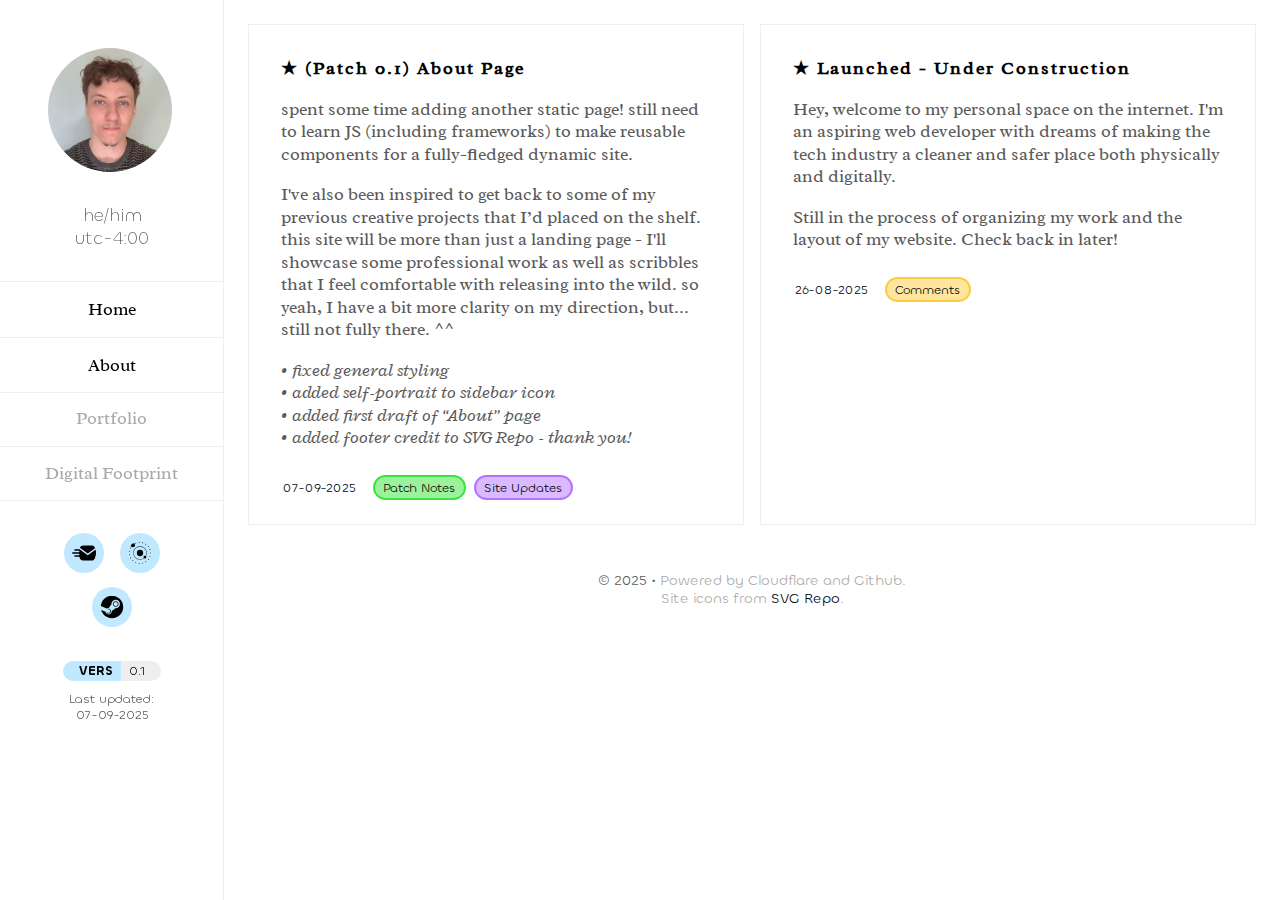
<file: index.html>
<!DOCTYPE html>
<html lang="en">

<head>

  <title>Geo's Webspace - Home</title>

  <meta charset="UTF-8">
  <meta name="viewport" content="width=device-width, initial-scale=1.0">

  <link rel="stylesheet" href="/styles/main.css">
  <link rel="icon" type="image/png" href="/assets/favicon/favicon-96x96.png" sizes="96x96">
  <link rel="icon" type="image/svg+xml" href="/">
  <link rel="shortcut icon" href="/assets/favicon/favicon.ico">
  <link rel="apple-touch-icon" sizes="180x180" href="/assets/favicon/apple-touch-icon.png">
  <link rel="manifest" href="/assets/favicon/site.webmanifest">

  <meta name="description" content="this is a personal site for Geo Von Griffin">
  <meta property="og:title" content="Geo's Webspace">
  <meta property="og:description" content="this is a personal site!">
  <meta property="og:image" content="">
  <meta property="og:type" content="website">
  <meta property="og:url" content="https://www.geovongriffin.com">

  <meta name="apple-mobile-web-app-title" content="Geo's Webspace">  
  <meta name="twitter:card" content="">
  <meta name="theme-color" content="#FFF">
  <meta name="theme-color" content="#000" media="(prefers-color-scheme: dark)">
  <meta name="theme-color" content="#FFF" media="(prefers-color-scheme: light)">

  <!-- GoogleFonts API -->
  <link rel="preconnect" href="https://fonts.googleapis.com">
  <link rel="preconnect" href="https://fonts.gstatic.com" crossorigin>
  <link href="https://fonts.googleapis.com/css2?family=Radley:ital@0;1&display=swap" rel="stylesheet">

</head>

<body> 
  
  <div class="page-flex">

<!--
  <header class="page-header"></header>
  <img src="/assets/banner-sample.png" style="width: inherit; height: inherit;">  
-->

    <aside id="sidebar">
      <a href="/" class="site-link">
      <img src="/assets/geo_portrait.png" class="site-icon"></a>
      <p class="tagline">he/him<br>utc-4:00<br></p>
      <nav>
        <a href="/" class="nav-link">Home</a>
        <a href="/about.html" class="nav-link">About</a>
        <div class="ds">Portfolio</div>
        <div class="ds">Digital Footprint</div>
      </nav>

<!--
  <a href="/" class="nav-link">Link</a>
  <a href="/" class="nav-link">Link</a>
-->

      <div class="social-icons">
        <a href="mailto:geo@mydijo.com" target="_blank">
          <img src="/assets/email-envelope-letter-message-fast-svgrepo-com.svg"></a>
        <a href="https://cosmos.so/gliff" target="_blank">
          <img src="/assets/cosmos-space-gravity-planet-svgrepo-com.svg"></a>
        <a href="https://steamcommunity.com/profiles/76561198103508672/" target="_blank">
          <img src="/assets/steam-svgrepo-com.svg"></a>
      </div>

      <div id="version-ctrl">
        <a href="/" class="patch">VERS</a>
        <a href="https://github.com/geovongriffin/geovongriffin" class="repo" target="_blank">0.1</a>
        <p>Last updated:<br>07-09-2025</p>
      </div>
    </aside>

    <main id="content">
      <div class="feed">
        <div class="post">
          <h4>&#9733; (Patch 0.1) About Page</h4>
          <p>spent some time adding another static page! still need to learn JS (including frameworks) to make reusable components for a fully-fledged dynamic site.</p>
          <p>I've also been inspired to get back to some of my previous creative projects that I&rsquo;d placed on the shelf. this site will be more than just a landing page - I'll showcase some professional work as well as scribbles that I feel comfortable with releasing into the wild. so yeah, I have a bit more clarity on my direction, but... still not fully there. ^^</p>
          <p><span style="font-style: italic;">&bullet; fixed general styling<br>
          &bullet; added self-portrait to sidebar icon<br>
          &bullet; added first draft of &ldquo;About&rdquo; page<br>
          &bullet; added footer credit to SVG Repo - thank you!
          </span></p>
          <div class="post-meta">
            <div class="post-tag cl">07-09-2025</div>
            <div class="post-tag gr">Patch Notes</div>
            <div class="post-tag pu">Site Updates</div>
            
          </div>
        </div>
        <div class="post">
          <h4>&#9733; Launched - Under Construction</h4>
          <p>Hey, welcome to my personal space on the internet. I'm an aspiring web developer with dreams of making the tech industry a cleaner and safer place both physically and digitally.</p>
          <p>Still in the process of organizing my work and the layout of my website. Check back in later!</p>
          <div class="post-meta">
            <div class="post-tag cl">26-08-2025</div>
            <div class="post-tag ye">Comments</div>
          </div>
        </div>
      </div>

    </main>

    <footer>
      <p>&copy; 2025 &bull; <span class="light">Powered by Cloudflare and Github.<br>
      Site icons from <a href="https://www.svgrepo.com" target="_blank">SVG Repo</a>.</span></p>
        <!--<a href="#top">Top</a></span>-->
    </footer>

  </div>

  <content id="viewport-error">
    <h2>IF YOU CAN READ THIS MESSAGE, YOU HAVE VOIDED YOUR WARRANTY.</h2>
    <p>(Just kidding, but seriously... please use a bigger screen to view this website - for all our sakes.)</p>
  </content>

</body>

</html>
</file>
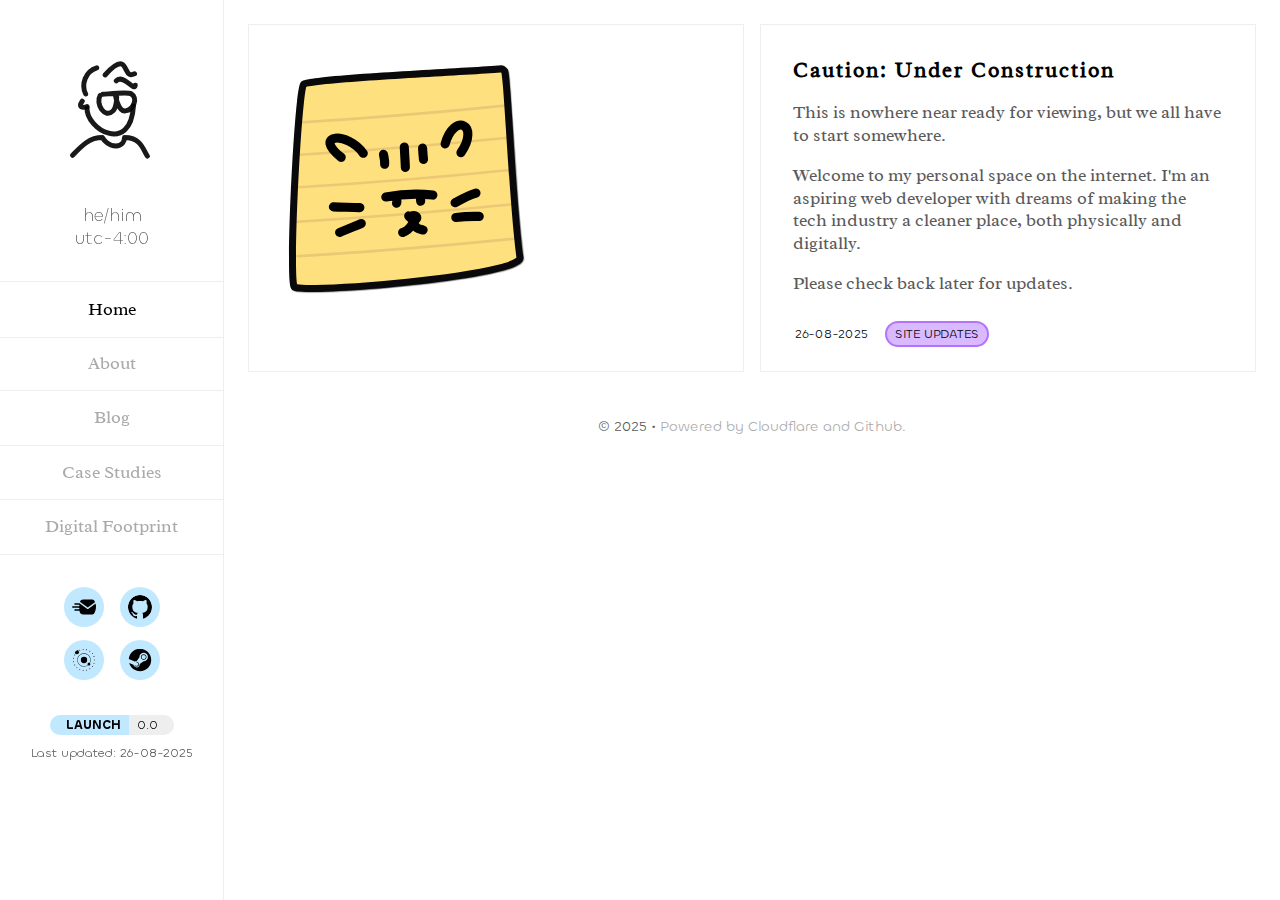
<file: geovongriffin/index.html>
<!DOCTYPE html>
<html lang="en">

<head>

  <title>Geo Von Griffin | Portfolio </title>

  <meta charset="UTF-8">
  <meta name="viewport" content="width=device-width, initial-scale=1.0">

  <link rel="stylesheet" href="/styles/main.css">
  <link rel="icon" type="image/png" href="/assets/favicon/favicon-96x96.png" sizes="96x96">
  <link rel="icon" type="image/svg+xml" href="/assets/favicon/favicon-wh.svg">
  <link rel="shortcut icon" href="/assets/favicon/favicon.ico">
  <link rel="apple-touch-icon" sizes="180x180" href="/assets/favicon/apple-touch-icon.png">
  <link rel="manifest" href="/assets/favicon/site.webmanifest">

  <meta name="description" content="this is a personal site for Geo Von Griffin">
  <meta property="og:title" content="Geo Von Griffin">
  <meta property="og:description" content="this is a personal site!">
  <meta property="og:image" content="">
  <meta property="og:type" content="website">
  <meta property="og:url" content="https://www.geovongriffin.com">

  <meta name="apple-mobile-web-app-title" content="Geo Von Griffin">  
  <meta name="twitter:card" content="">
  <meta name="theme-color" content="#FF00FF">
  <meta name="theme-color" content="#000" media="(prefers-color-scheme: dark)">
  <meta name="theme-color" content="#FFF" media="(prefers-color-scheme: light)">

  <!-- GoogleFonts API -->
  <link rel="preconnect" href="https://fonts.googleapis.com">
  <link rel="preconnect" href="https://fonts.gstatic.com" crossorigin>
  <link href="https://fonts.googleapis.com/css2?family=Radley:ital@0;1&display=swap" rel="stylesheet">

</head>

<body> 
  
  <div class="page-flex">

<!--
  <header class="page-header"></header>
  <img src="/assets/banner-sample.png" style="width: inherit; height: inherit;">  
-->

    <aside id="sidebar">
      <a href="/" class="site-link">
      <img src="/assets/boy-with-glasses-svgrepo-com.svg" class="site-icon"></a>
      <p class="tagline">he/him<br>utc-4:00<br></p>
      <nav>
        <a href="/" class="nav-link">Home</a>
        <div class="ds">About</div>
        <div class="ds">Blog</div>
        <div class="ds">Case Studies</div>
        <div class="ds">Digital Footprint</div>
      </nav>

<!--
  <a href="/" class="nav-link">Link</a>
  <a href="/" class="nav-link">Link</a>
-->

      <div class="social-icons">
        <a href="mailto:geo@mydijo.com">
          <img src="/assets/email-envelope-letter-message-fast-svgrepo-com.svg"></a>
        <a href="https://github.com/geovongriffin">
          <img src="/assets/github-142-svgrepo-com.svg"></a>
        <a href="https://cosmos.so/geovongriffin">
          <img src="/assets/cosmos-space-gravity-planet-svgrepo-com.svg"></a>
        <a href="https://steamcommunity.com/profiles/76561198103508672/">
          <img src="/assets/steam-svgrepo-com.svg"></a>
      </div>

      <div id="version-ctrl">
        <a href="/" class="patch">LAUNCH</a>
        <a href="https://github.com/geovongriffin/geovongriffin" class="repo">0.0</a>
        <p>Last updated: 26-08-2025</p>
      </div>
    </aside>

    <main id="content">
      <div class="feed">

        <div class="post">
          <img src="/assets/cat-sticky.svg" class="cat-sticky">
        </div>
        
        <div class="post">
          <h3>Caution: Under Construction</h3>
          <p>This is nowhere near ready for viewing, but we all have to start somewhere.</p>
          <p>Welcome to my personal space on the internet. I'm an aspiring web developer with dreams of making the tech industry a cleaner place, both physically and digitally.</p>
          <p>Please check back later for updates.</p>
          <div class="post-meta">
            <div class="post-tag cl">26-08-2025</div>
            <div class="post-tag pu">SITE UPDATES</div>
          </div>
        </div>

      </div>

    </main>

    <footer>
      <p>&copy; 2025 &bull; <span class="light">Powered by Cloudflare and Github.</span></p>
        <!--<a href="#top">Top</a></span>-->
    </footer>

  </div>

  <content id="viewport-error">
    <h2>IF YOU CAN READ THIS MESSAGE, YOU HAVE VOIDED YOUR WARRANTY.</h2>
    <p>(Just kidding, but seriously... please use a bigger screen to view this website - for all our sakes.)</p>
  </content>

</body>

</html>
</file>
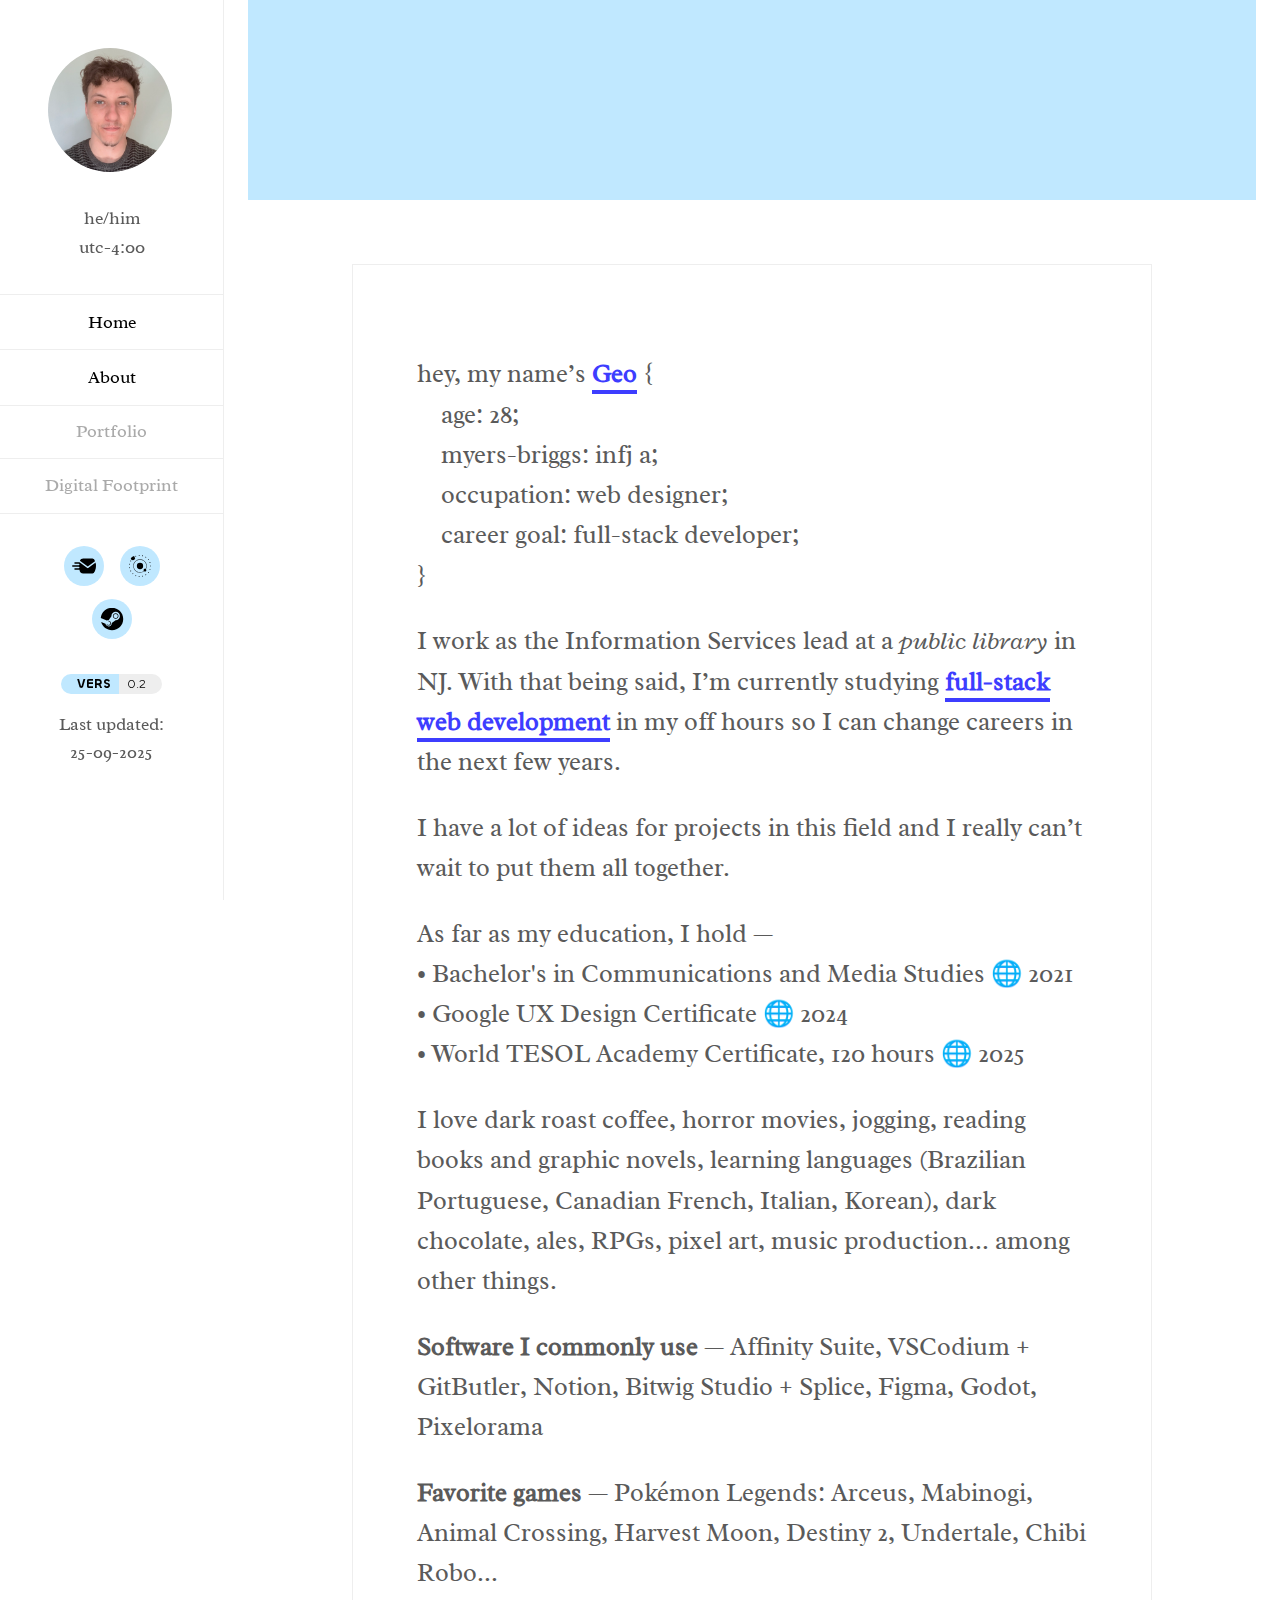
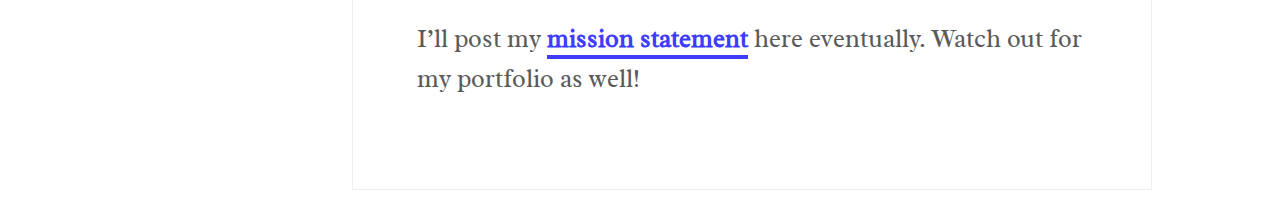
<file: about.html>
<!DOCTYPE html>
<html lang="en">

<head>

  <title>Geo's Webspace - About</title>

  <meta charset="UTF-8">
  <meta name="viewport" content="width=device-width, initial-scale=1.0">

  <link rel="stylesheet" href="/styles/main.css">
  <link rel="stylesheet" href="/styles/about.css">
  <link rel="icon" type="image/png" href="/assets/favicon/favicon-96x96.png" sizes="96x96">
  <link rel="icon" type="image/svg+xml" href="/">
  <link rel="shortcut icon" href="/assets/favicon/favicon.ico">
  <link rel="apple-touch-icon" sizes="180x180" href="/assets/favicon/apple-touch-icon.png">
  <link rel="manifest" href="/assets/favicon/site.webmanifest">

  <meta name="theme-color" content="#FFF">
  <meta name="theme-color" content="#000" media="(prefers-color-scheme: dark)">
  <meta name="theme-color" content="#FFF" media="(prefers-color-scheme: light)">

  <!-- GoogleFonts API -->
  <link rel="preconnect" href="https://fonts.googleapis.com">
  <link rel="preconnect" href="https://fonts.gstatic.com" crossorigin>
  <link href="https://fonts.googleapis.com/css2?family=Radley:ital@0;1&display=swap" rel="stylesheet">

</head>

<body>

  <div class="page-flex">

  <header class="page-header"></header>
  
    <aside id="sidebar">
      <a href="/" class="site-link">
      <img src="/assets/geo_portrait.png" class="site-icon"></a>
      <p class="tagline">he/him<br>utc-4:00<br></p>
      <nav>
        <a href="/" class="nav-link">Home</a>
        <a href="/about.html" class="nav-link">About</a>
        <div class="ds">Portfolio</div>
        <div class="ds">Digital Footprint</div>
      </nav>

<!--
  <a href="/" class="nav-link">Link</a>
  <a href="/" class="nav-link">Link</a>
-->

      <div class="social-icons">
        <a href="mailto:gvong@pm.me" target="_blank">
          <img src="/assets/email-envelope-letter-message-fast-svgrepo-com.svg"></a>
        <a href="https://cosmos.so/gliff" target="_blank">
          <img src="/assets/cosmos-space-gravity-planet-svgrepo-com.svg"></a>
        <a href="https://steamcommunity.com/profiles/76561198103508672/" target="_blank">
          <img src="/assets/steam-svgrepo-com.svg"></a>
      </div>

      <div id="version-ctrl">
        <a href="/" class="patch">VERS</a>
        <a href="https://github.com/geovongriffin/geovongriffin" class="repo" target="_blank">0.2</a>
        <p>Last updated:<br>25-09-2025</p>
      </div>
    </aside>

    <main>
        <p>hey, my name&rsquo;s <span class="bl-emphasis">Geo</span> {<br>
        &nbsp;&nbsp;&nbsp;&nbsp;age: 28;<br>
        &nbsp;&nbsp;&nbsp;&nbsp;myers-briggs: infj a;<br>
        &nbsp;&nbsp;&nbsp;&nbsp;occupation: web designer;<br>
        &nbsp;&nbsp;&nbsp;&nbsp;career goal: full-stack developer;<br>}</p>

        <p>I work as the Information Services lead at a <i><a href="https://demarestlibrary.org/about/our-team">public library</a></i> in NJ. With that being said, I&rsquo;m currently studying <span class="bl-emphasis">full-stack web development</span> in my off hours so I can change careers in the next few years.</p>
        
        <p>I have a lot of ideas for projects in this field and I really can&rsquo;t wait to put them all together.</p>

        <p>As far as my education, I hold &mdash;<br>
            &bullet; Bachelor's in Communications and Media Studies <a href="http://catalog.montclair.edu/programs/communication-media-studies-ba">🌐</a> 2021<br>
            &bullet; Google UX Design Certificate <a href="https://www.coursera.org/professional-certificates/google-ux-design">🌐</a> 2024<br>
            &bullet; World TESOL Academy Certificate, 120 hours <a href="https://www.worldtesolacademy.com/course/tefl-tesol-course">🌐</a> 2025</p>

        <p>I love
            dark roast coffee, horror movies, jogging, reading books and graphic novels, learning languages (Brazilian Portuguese, Canadian French, Italian, Korean), dark chocolate, ales, RPGs, pixel art,  music production... among other things.</p>
        
        <p><b>Software I commonly use</b> &mdash;
            Affinity Suite,
            VSCodium + GitButler,
            Notion,
            Bitwig Studio + Splice,
            Figma,
            Godot,
            Pixelorama</p>
        
        <p><b>Favorite games</b> &mdash;  Pokémon Legends: Arceus, Mabinogi, Animal Crossing, Harvest Moon, Destiny 2, Undertale, Chibi Robo...</p>

        <p>I&rsquo;ll post my <span class="bl-emphasis">mission statement</span> here eventually. Watch out for my portfolio as well!</p>

    </main>
</body>
</file>
<file: styles/main.css>
/*

MAIN.CSS
GEOVONGRIFFIN.COM
LAST UPDATED AUG 2025


COLOR SELECTIONS:
    BORDERS, TEXT SELECT: #EEEEEE;
    MAIN TEXT: #5A5A5A;
    LINKS: #000000;
    ACCENT: #C0E8FF;
    SECONDARY TEXT: #AAAAAA;

*/




/* DOM */
* {box-sizing: border-box;}
.page-flex {display: flex;
    flex-wrap: wrap;
    flex-direction: column;
    padding: 16px;
    margin-left: 224px;}

/* DOM text */
@font-face {font-family: "Chillax";
    src: url("/assets/fonts/Chillax-Variable.ttf")
    format("truetype");}

*::selection, *::-moz-selection, *::-webkit-selection {background: #eeeeee;}
html img {-webkit-user-drag: none;}
body {font-family: 'Chillax';
    font-weight: 400;
    font-size: 1.125em;
    line-height: 1.25;
    max-width: 100%;
    overflow-x: hidden;}
p {color: #5a5a5a;}
h1,h2,h3,h4,h5,h6 {color: #5a5a5a;}
.feed img {pointer-events: none;}

/* DOM links */
a, nav a {transition: all ease 0.4s;
    text-decoration: none;
    color: #000000;}
a:hover, a:active {text-decoration: none;}
nav a:hover, nav a:active {color:#5a5a5a;
    background: #eeeeee;
    text-decoration: none;}
main a {text-decoration: underline;
    background: none;}
main a:hover {text-decoration: underline;
    background: none;}

/* header section */
header {background: #C0E8FF;
    width: calc(100vw - 272px);
    height: 200px;
    margin-top: -24px;
    /*
    border-left: 1px solid #eeeeee;
    border-right: 1px solid #eeeeee;
    border-bottom: 1px solid #eeeeee;
    */
}
/* sidebar section */
.site-icon {width: 124px;
    outline: 8px solid transparent;
    height: auto;
    border-radius: 64px;
    position: fixed; left: 48px; top: 48px;
    transition: transform 4s ease;}
.site-icon:hover {transform: rotate(-360deg);}
.site-link a {padding: 8px; height: auto;}

.tagline {margin-top: 204px;
    width: inherit;
    text-align: center;
    font-size: 1em;
    font-weight: 300;}

nav {display: flex;
    flex-direction: column;
    font-family: 'Radley', serif;
    margin-top: 32px;}

nav .nav-link {
    padding: 16px;
    text-align: center;
    border-top: 1px solid #eeeeee; 
    border-bottom: 1px solid #eeeeee;}
nav .ds {user-select: none; 
    color: #aaaaaa; 
    margin-top: -1px; 
    padding: 16px; 
    text-align: center;
    border-bottom: 1px solid #eeeeee;}

nav a {margin-bottom: -1px;}

#sidebar {border-right: 1px solid #eeeeee;
    width: 224px;
    height: 100vh; 
    position: fixed; 
    left: 0; top: 0; 
    z-index: 100;}
#sidebar .social-icons {display: flex;
    flex-wrap: wrap; 
    padding: 32px 0; 
    width: 120px;
    flex-direction: row; 
    justify-content: center; 
    gap: 8px 16px; 
    margin: auto;}
#sidebar .social-icons a {border-radius: 50%;}
#sidebar .social-icons img {background: #C0E8FF;
    border-radius: 50%; 
    padding: 8px; 
    width: 40px; 
    height: 40px; 
    transition: transform linear 0.1s;}
#sidebar .social-icons img:hover {transform:scale(1.1);}

#sidebar #version-ctrl {
    padding: 0 0 16px 0;
    font-size: 0.7em;
    text-align: center;}
#sidebar #version-ctrl a {padding: 2px 8px;}
#sidebar #version-ctrl .patch {padding-left: 16px;
    pointer-events: none;
    font-weight: 600;
    background: #c0e8ff;
    border-radius: 64px 0 0 64px;
    color: black;}
#sidebar #version-ctrl .repo {padding-right: 16px;
    background: #eeeeee;
    border-radius: 0 64px 64px 0;
    margin-left: -4px;}

/* main section */
main .feed {display: flex;
    flex-wrap: wrap;
    gap: 16px;
    margin: 0;
    width: calc(100vw - 272px);}
main {z-index: 99; font-family: 'Radley', serif;}
main .post {padding: 16px;
    flex: auto;
    width: 380px;
    height: auto;
    border: 1px solid #eeeeee;}
main .post p {padding: 0 16px;}
main .post h1,h2,h3,h4,h5,h6 {
    color: #000000;
    margin: 16px 0 0 16px;
    letter-spacing: 2px;}
main .post-meta {padding: 8px;
    width: auto;
    display: flex;
    gap: 8px;
    flex-wrap: wrap;
    flex-direction: row;}
main .post-tag {padding: 4px 8px 2px;
    user-select: none;
    font-family: 'Chillax';
    font-size: 0.7em;
    font-weight: 400;
    color: #000000;
    width: fit-content;
    border-radius: 64px;}
main .feed .post img {
    user-select: none;
    width: 250px;
    height: auto;
    display: block;
    margin: 16px;}

/* tag colors */
.pu {background: #b473ff80;
    border: 2px solid #b473ff;}
.re {background: #ff717180;
    border: 2px solid #ff7171;}
.gr {background: #37e63780;
    border: 2px solid #37e637;}
.ye {background: #ffcb3d80;
    border: 2px solid #ffcb3d;}
.cl {background: transparent;
    border: 2px solid transparent;}

/* footer section */
footer {
    /*border-top: 1px solid #eeeeee;
    border-left: 1px solid #eeeeee;
    border-right: 1px solid #eeeeee; */
    margin: 16px 0 0 0;
    padding: 16px 16px 0 16px;
    width: calc(100vw - 272px);
    height: auto;
    text-align: center;
    text-wrap: balance;
    font-size: 0.8em;
    line-height: 1.25em;}
.light {color: #aaaaaa;}

#viewport-error {display: none;}

/* breakpoint mania!!!!!!!! */

/* anything below 370px */ @media only screen and (max-width: 370px) {
    .page-flex, header, main, aside, footer {display: none;}
    #viewport-error {font-weight: 400; display: inline-block; text-wrap: balance; margin-top: 32px; text-align: center;}
    #viewport-error h2 {font-weight: 400; text-align: center;}}

/* phones, 600px- */ @media only screen and (max-width: 600px) {
    .page-flex {margin: 0;}
    header {width: calc(100vw - 48px); height: calc(100vh - 75vh);}
    .site-icon, .site-link {text-align: center;
        position: static; 
        display: inline-block;}
    .tagline {display: none;}
    #sidebar {border: none;
        width: calc(100vw - 48px);
        display: flex;
        flex-direction: column;
        height: auto;
        position: static;
        justify-content: center;}
    #sidebar .social-icons {flex-wrap: nowrap;}
    nav {justify-content: center;
        margin-top: 24px;
        font-family: 'Radley', serif;
        z-index: 101;
        display: flex;
        flex-direction: column;
        flex-wrap: wrap;}
    nav .nav-link {width: auto;
        padding: 16px;
        text-align: center;}
    nav .ds {padding: 16px;}
    main {width: calc(100vw - 48px);}
    main .feed p, h1,h2,h3,h4,h5,h6 {text-align: left;}
    main .feed .post {max-width: calc(100vw - 48px);}
    main .feed .post img {width: 200px; height: auto; margin: auto;}
    main .post-meta {padding: 16px 0 0 0; margin: 0; width: calc(100vw - 48px);}
    main .feed {width: calc(100vw - 48px); margin-top: 0; text-align: center;}
    footer {width: calc(100vw - 48px);}}

/* portrait tablets, 600px+ */ @media only screen and (min-width: 600px) {}
/* landscape tablets, 768px+ */ @media only screen and (min-width: 768px) {}
/* laptops/desktops, 992px+ */ @media only screen and (min-width: 992px) {}
/* lg laptops/desktops, 1200px+ */ @media only screen and (min-width: 1200px) {}
</file>
<file: styles/about.css>
/*

ABOUT.CSS
GEOVONGRIFFIN.COM
LAST UPDATED SEP 2025


COLOR SELECTIONS:
    BORDERS, TEXT SELECT: #EEEEEE;
    MAIN TEXT: #5A5A5A;
    LINKS: #000000;
    ACCENT: #C0E8FF;
    SECONDARY TEXT: #AAAAAA;

*/

main {display: block; 
    border: 1px solid #eeeeee;
    padding: 64px;
    max-width: 800px;
    margin: auto;
    color: #5a5a5a;
    margin-top: 64px;}
p {font-size: 1.4em;
    line-height: 1.6em;
    font-family:  'Radley', serif;}
main a, main a:hover {text-decoration: none;
    color: #5a5a5a;}
.topic {font-size: 1.8em;}
.bl-emphasis {color: #3d3dff;
    font-weight: bold;
    border-bottom: 4px solid;}
.geo {width: 124px;
    height: auto;
    display: block;
    border-radius: 64px;
    margin-top: 64px;
    margin-left: auto;
    margin-right: auto;}
.button {margin: auto;
    font-family: 'Chillax', sans-serif;
    font-size: 1em;
    border: 2px solid #eee;
    border-radius: 64px;
    padding: 8px 0;
    width: fit-content;
    display: block;}
.button a {color: #000;
    border-radius: 64px;
    text-decoration: none;
    padding: 8px 32px;}
.button a:hover {color: #5a5a5a;
    background: #eee;
    text-decoration: none;}

@media only screen and (max-width: 600px) {
    html {font-size: 0.7em;}}
</file>
